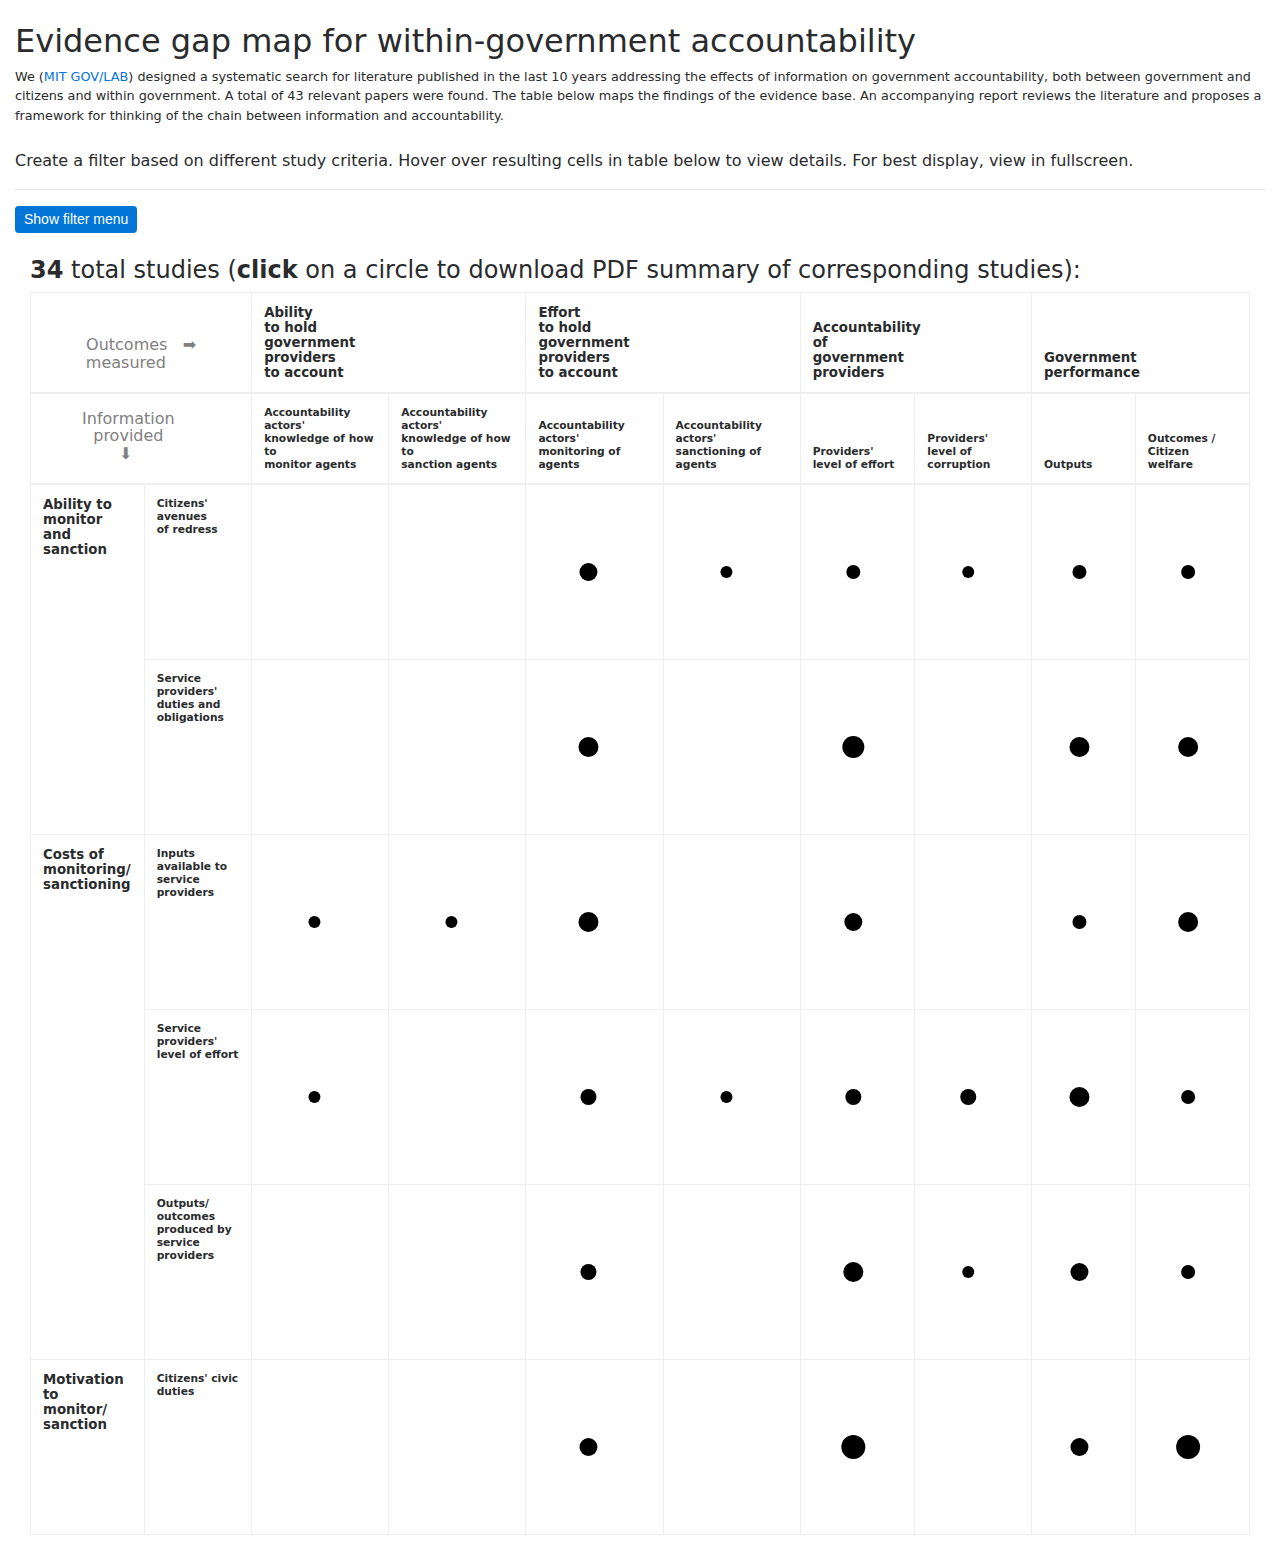
<file: index.html>
<html>
<head>
 <link rel="shortcut icon" type="image/x-icon" href="favicon.ico">
<title>Evidence gap map</title>

<script src="js/lib/d3-v4.min.js"></script>

<script src="js/lib/jquery-3.2.1.slim.min.js"></script>
<script src="js/lib/tether-1.4.0.min.js"></script>

<script src="js/lib/bootstrap-4.min.js"></script>
<link rel="stylesheet" href="css/bootstrap.v4.min.css">

<script src="js/lib/d3.tip.v0.6.3.js"></script>
<script src="js/viz.js"></script>

<link rel="stylesheet" href="css/main.css">


</head>

<body>


  <div class="container-fluid" style="overflow:hidden;">
    <br>
    <h2>Evidence gap map for within-government accountability</h2>

        <small>
        We (<a href="http://www.mitgovlab.org" target="_blank">MIT GOV/LAB</a>) designed a 
        systematic search for literature published in the last 10 years addressing 
        the effects of information on government accountability, both between 
        government and citizens and within government. A total of 43 relevant papers 
        were found. The table below maps the findings of the evidence base. An 
        accompanying report reviews the literature and proposes a framework for 
        thinking of the chain between information and accountability.
        </small>

    <br><br>
    <p>Create a filter based on different study criteria. Hover over resulting cells in table below to view details. For best display, view in fullscreen.</p>


    <hr>


    <div class="container-fluid" style="overflow:hidden">

        <div class="row">
            <button class="btn btn-primary btn-sm" data-toggle="collapse" data-target="#formContainer" id="showFormBtn">Show filter menu</button>
        </div>
        <br>

        <div class="jumbotron collapse" id="formContainer" style="line-height: 1;">

        <form id="updateForm" onsubmit="return updateTable();">
      
            <div class="form-group row" style="margin-top:-30px;">
                <div class="form-group col-3">
                    <label class="mr-sm-2" for="region"><b>Region</b></label>
                    <select class="custom-select mb-3 mr-sm-3 mb-sm-1" style="height:30px;" id="region">
                        <option selected>Any</option>
                    </select>
                </div>
                <div class="form-group col-3">
                    <label class="mr-sm-2" for="region"><b>Country</b></label>
                    <select class="custom-select mb-3 mr-sm-3 mb-sm-1" style="height:30px;" id="country">
                      <option selected>Any</option>
                    </select>
                </div>

            </div>

            <div class="row">

                <div class="col col-4">
                    <div class="form-group">
                            <label><b>Delivery mode</b></label><br>

                        <div class="form-check">
                            <label class="form-check-label">
                                <input type="checkbox" class="form-check-input" name="delivery_mode" id="optionsRadios1" value="0" checked>
                                    Any
                            </label>
                        </div>
                        <div class="form-check">
                            <label class="form-check-label">
                                <input type="checkbox" class="form-check-input" name="delivery_mode" id="optionsRadios2" value="2">
                                    Trainings
                            </label>
                        </div>
                        <div class="form-check">
                            <label class="form-check-label">
                                <input type="checkbox" class="form-check-input" name="delivery_mode" id="optionsRadios2" value="3">
                                    Media campaign
                            </label>
                        </div>
                        <div class="form-check">
                            <label class="form-check-label">
                                <input type="checkbox" class="form-check-input" name="delivery_mode" id="optionsRadios2" value="4">
                                    Pamphlets or letters
                            </label>
                        </div>
                        <div class="form-check">
                            <label class="form-check-label">
                                <input type="checkbox" class="form-check-input" name="delivery_mode" id="optionsRadios2" value="5">
                                    Other
                            </label>
                        </div>
                        <div class="form-check">
                            <label class="form-check-label">
                                <input type="checkbox" class="form-check-input" name="delivery_mode" id="optionsRadios2" value="6">
                                    FOIA
                            </label>
                        </div>
                    </div>
                </div>

                <div class="col col-4">
                    <div class="form-group">
                            
                        <label><b>Sector</b></label><br>

                        <div class="form-check">
                            <label class="form-check-label">
                                <input type="checkbox" class="form-check-input" name="sector" id="optionsRadios1" value="0" checked>
                                    Any
                            </label>
                        </div>
                        <div class="form-check">
                            <label class="form-check-label">
                                <input type="checkbox" class="form-check-input" name="sector" id="optionsRadios2" value="2">
                                    Education
                            </label>
                        </div>
                        <div class="form-check">
                            <label class="form-check-label">
                                <input type="checkbox" class="form-check-input" name="sector" id="optionsRadios3" value="3">
                                    Health
                            </label>
                        </div>
                        <div class="form-check">
                            <label class="form-check-label">
                                <input type="checkbox" class="form-check-input" name="sector" id="optionsRadios4" value="4">
                                    Entitlements
                            </label>
                        </div>
                        <div class="form-check">
                            <label class="form-check-label">
                                <input type="checkbox" class="form-check-input" name="sector" id="optionsRadios5" value="5">
                                    Other
                            </label>
                        </div>
                    </div>
                </div>

            </div>


            <div class="row">
                <div class="col col-4">
                    <div class="form-group">
                        <div class="row">
                            <label><b>What research methodology was employed?</b></label><br>
                        </div>
                        <div class="form-check">
                          <label class="form-check-label">
                            <input type="checkbox" class="form-check-input" name="methodology" id="optionsRadios1" value="0" checked>
                                Any
                          </label>
                        </div>
                        <div class="form-check">
                            <label class="form-check-label">
                                <input type="checkbox" class="form-check-input" name="methodology" id="optionsRadios2" value="1">
                                    Experimental
                            </label>
                        </div>
                        <div class="form-check">
                            <label class="form-check-label">
                                <input type="checkbox" class="form-check-input" name="methodology" id="optionsRadios2" value="2">
                                    Quasi experimental (SOO)
                            </label>
                        </div>
                        <div class="form-check">
                            <label class="form-check-label">
                                <input type="checkbox" class="form-check-input" name="methodology" id="optionsRadios2" value="3">
                                    Quasi experimental (FE)
                            </label>
                        </div>
                        <div class="form-check">
                            <label class="form-check-label">
                                <input type="checkbox" class="form-check-input" name="methodology" id="optionsRadios2" value="4">
                                    Quasi experimental (DiD)
                            </label>
                        </div>
                        <div class="form-check">
                            <label class="form-check-label">
                                <input type="checkbox" class="form-check-input" name="methodology" id="optionsRadios2" value="5">
                                    Quasi experimental (RDD)
                            </label>
                        </div>
                        <div class="form-check">
                            <label class="form-check-label">
                                <input type="checkbox" class="form-check-input" name="methodology" id="optionsRadios2" value="6">
                                    Quasi experimental (IV)
                            </label>
                        </div>
                        <div class="form-check">
                            <label class="form-check-label">
                                <input type="checkbox" class="form-check-input" name="methodology" id="optionsRadios2" value="7">
                                    Correlational
                            </label>
                        </div>
                        <div class="form-check">
                            <label class="form-check-label">
                                <input type="checkbox" class="form-check-input" name="methodology" id="optionsRadios2" value="8">
                                    Qualitative case study
                            </label>
                        </div>
                    </div>
                </div>

                <div class="col col-4">
                    <div class="form-group">
                        <div class="row">
                            <label><b>What level of government is addressed?</b></label><br>
                        </div>
                        <div class="form-check">
                            <label class="form-check-label">
                                <input type="checkbox" class="form-check-input" name="government_level" id="optionsRadios1" value="0" checked>
                                    Any
                            </label>
                        </div>
                        <div class="form-check">
                            <label class="form-check-label">
                                <input type="checkbox" class="form-check-input" name="government_level" id="optionsRadios1" value="1">
                                    National
                            </label>
                        </div>
                        <div class="form-check">
                            <label class="form-check-label">
                                <input type="checkbox" class="form-check-input" name="government_level" id="optionsRadios2" value="2">
                                    Intermediate (state, provincial, etc.)
                            </label>
                        </div>
                        <div class="form-check">
                            <label class="form-check-label">
                                <input type="checkbox" class="form-check-input" name="government_level" id="optionsRadios3" value="3">
                                    Local
                            </label>
                        </div>
                    </div>
                </div>

                <div class="col col-4">
                    <div class="form-group">
                        <div class="row">
                            <label><b>Is the setting urban, rural, or peri-urban?</b></label><br>
                        </div>
                        <div class="form-check">
                            <label class="form-check-label">
                                <input type="checkbox" class="form-check-input" name="setting" id="optionsRadios1" value="0" checked>
                                    Any
                            </label>
                        </div>
                        <div class="form-check">
                            <label class="form-check-label">
                                <input type="checkbox" class="form-check-input" name="setting" id="optionsRadios1" value="1">
                                    Urban
                            </label>
                        </div>
                        <div class="form-check">
                            <label class="form-check-label">
                                <input type="checkbox" class="form-check-input" name="setting" id="optionsRadios2" value="2">
                                    Rural
                            </label>
                        </div>
                        <div class="form-check">
                            <label class="form-check-label">
                                <input type="checkbox" class="form-check-input" name="setting" id="optionsRadios3" value="3">
                                    Peri-urban
                            </label>
                        </div>
                    </div>
                </div>

            </div>

            <div class="row">
                <div class="col col-4">
                    <div class="form-group">
                        <div class="row">
                            <label><b>Who is the principal?</b></label><br>
                        </div>
                        <div class="form-check">
                          <label class="form-check-label">
                            <input type="checkbox" class="form-check-input" name="principal" id="optionsRadios1" value="0" checked>
                                Any
                          </label>
                        </div>
                        <div class="form-check">
                            <label class="form-check-label">
                                <input type="checkbox" class="form-check-input" name="principal" id="optionsRadios2" value="1">
                                    Citizens
                            </label>
                        </div>
                        <div class="form-check">
                            <label class="form-check-label">
                                <input type="checkbox" class="form-check-input" name="principal" id="optionsRadios2" value="2">
                                    Politicians
                            </label>
                        </div>
                        <div class="form-check">
                            <label class="form-check-label">
                                <input type="checkbox" class="form-check-input" name="principal" id="optionsRadios2" value="3">
                                    Bureaucrats
                            </label>
                        </div>
                        <div class="form-check">
                            <label class="form-check-label">
                                <input type="checkbox" class="form-check-input" name="principal" id="optionsRadios2" value="4">
                                    Judicial body
                            </label>
                        </div>
                        <div class="form-check">
                            <label class="form-check-label">
                                <input type="checkbox" class="form-check-input" name="principal" id="optionsRadios2" value="5">
                                    Other
                            </label>
                        </div>
                    </div>
                </div>

                <div class="col col-4">
                    <div class="form-group">
                        <div class="row">
                            <label><b>Who are the agents?</b></label><br>
                        </div>
                        <div class="form-check">
                          <label class="form-check-label">
                            <input type="checkbox" class="form-check-input" name="agent" id="optionsRadios1" value="0" checked>
                                Any
                          </label>
                        </div>
                        <div class="form-check">
                            <label class="form-check-label">
                                <input type="checkbox" class="form-check-input" name="agent" id="optionsRadios2" value="1">
                                    Citizens
                            </label>
                        </div>
                        <div class="form-check">
                            <label class="form-check-label">
                                <input type="checkbox" class="form-check-input" name="agent" id="optionsRadios3" value="2">
                                    Politicians
                            </label>
                        </div>
                        <div class="form-check">
                            <label class="form-check-label">
                                <input type="checkbox" class="form-check-input" name="agent" id="optionsRadios4" value="3">
                                    Bureaucrats
                            </label>
                        </div>
                        <div class="form-check">
                            <label class="form-check-label">
                                <input type="checkbox" class="form-check-input" name="agent" id="optionsRadios5" value="4">
                                    Judicial body
                            </label>
                        </div>
                        <div class="form-check">
                            <label class="form-check-label">
                                <input type="checkbox" class="form-check-input" name="agent" id="optionsRadios6" value="5">
                                    Other
                            </label>
                        </div>
                    </div>
                </div>
            </div>


            <br>
            <div class="form-group row">
                <button type="submit" class="btn btn-info" id="updateButton">Update table</button>
            </div>

            <div class="alert alert-warning alert-dismissible fade show" role="alert" id="errorContainer">
              <button type="button" class="close" onclick="$('.alert').hide(1000)" aria-label="Close">
                <span aria-hidden="true">&times;</span>
              </button>
              <div id="errorText"></div>
            </div>


        </form>
    
    </div>

    </div>
    
    <div class="container-fluid">

    <div id="numStudies" class="text-secondary"></div>

    <table class="table table-bordered">
        <thead>
            <tr>
                <th colspan=2 style='color:grey; text-align:center'><h5><small>Outcomes &nbsp; &#10145;<br>measured &nbsp;&nbsp;&nbsp;&nbsp;&nbsp;</h5></small></th>
                <th colspan=2>
                    Ability<br>
                    to hold<br>
                    government<br>
                    providers<br>
                    to account</th>
                <th colspan=2>
                    Effort<br>
                    to hold<br> 
                    government<br>
                    providers<br>
                    to account
                </th>
                <th colspan=2>
                    Accountability<br>
                    of<br>
                    government<br>
                    providers</th>
                <th colspan=2>
                    Government<br>
                    performance
                </th>
            </tr>
            <tr>
                <th colspan=2 style='color:grey; text-align:center'><h5><small>Information&nbsp;&nbsp;&nbsp;&nbsp;&nbsp;<br>provided&nbsp;&nbsp;&nbsp;&nbsp;&nbsp;<br>&#11015; &nbsp;&nbsp;&nbsp;&nbsp;&nbsp; </small></h5></th>
                <th class="th_sub" id="know_monitor">
                    Accountability actors'<br> 
                    knowledge of how to<br> 
                    monitor agents
                </th>
                <th class="th_sub" id="know_sanction">
                    Accountability actors'<br> 
                    knowledge of how to<br> 
                    sanction agents
                </th>
                <th class="th_sub" id="effort_to_monitor">
                    Accountability actors'<br> 
                    monitoring of<br>agents
                </th>
                <th class="th_sub" id="effort_to_sanction">
                    Accountability actors'<br>
                    sanctioning of<br>
                    agents</th>
                <th class="th_sub" id="provider_effort">Providers' level of effort</th>
                <th class="th_sub" id="provider_corruption">Providers' level of corruption</th>
                <th class="th_sub" id="outputs">Outputs</th>
                <th class="th_sub" id="outcomes">Outcomes / Citizen welfare</th>
            </tr>
        </thead>
        <tbody>
            <tr  id="aa_avenues_of_redress">
                <th scope="row" rowspan=2>
                    Ability to<br>
                    monitor<br>
                    and sanction
                </th>
                <th scope="row" class="th_sub">
                    Citizens'<br>
                    avenues<br>
                    of redress
                </th>
                <td>  </td>
                <td>  </td>
                <td>  </td>
                <td>  </td>
                <td>  </td>
                <td>  </td>
                <td>  </td>
                <td>  </td>
            </tr>
            <tr  id="providers_duties">
                <th scope="row" class="th_sub">
                    Service<br>
                    providers'<br>
                    duties and <br>
                    obligations
                </th>
                <td>  </td>
                <td>  </td>
                <td>  </td>
                <td>  </td>
                <td>  </td>
                <td>  </td>
                <td>  </td>
                <td>  </td>
            </tr>
            <tr  id="provider_inputs">
                <th scope="row" rowspan=3>
                    Costs of<br>
                    monitoring/<br>
                    sanctioning
                </th>
                <th scope="row" rowspan=1  class="th_sub">
                    Inputs<br> 
                    available to<br>
                    service<br>
                    providers
                </th>
                <td>  </td>
                <td>  </td>
                <td>  </td>
                <td>  </td>
                <td>  </td>
                <td>  </td>
                <td>  </td>
                <td>  </td>
            </tr>
            <tr  id="provider_effortcorr">
                <th scope="row" rowspan=1  class="th_sub">Service providers' level of effort</th>
                <td>  </td>
                <td>  </td>
                <td>  </td>
                <td>  </td>
                <td>  </td>
                <td>  </td>
                <td>  </td>
                <td>  </td>
            </tr>
            <tr  id="provider_outputs">
                <th scope="row" rowspan=1  class="th_sub">
                    Outputs/<br>
                    outcomes<br> 
                    produced by service providers
                </th>
                <td>  </td>
                <td>  </td>
                <td>  </td>
                <td>  </td>
                <td>  </td>
                <td>  </td>
                <td>  </td>
                <td>  </td>
            </tr>
            <tr  id="aa_duties">
                <th scope="row" rowspan=1>
                    Motivation<br>
                    to<br> 
                    monitor/<br>
                    sanction
                </th>
                <th scope="row" rowspan=1  class="th_sub">Citizens' civic duties</th>
                <td>  </td>
                <td>  </td>
                <td>  </td>
                <td>  </td>
                <td>  </td>
                <td>  </td>
                <td>  </td>
                <td>  </td>
            </tr>
        </tbody>
    </table>

    </div>




  </div>


</body>
</html>
</file>
<file: css/main.css>
th {
    font-size: 10pt;
}

.th_sub {
    font-size: 8pt;
}

.form-group {
  font-size: 9pt;
}

.d3-tip {
  width: 200px;  
  line-height: 1;
  font-size: 8pt;
  padding: 12px;
  background: rgba(0, 0, 0, 0.85);
  color: #fff;
  border-radius: 5px;
}

.d3-tip h5 {
  font-size: 10pt;
}

/*.tooltip-inner {
    text-align: left;
}
*/

/* Creates a small triangle extender for the tooltip */
.d3-tip:after {
  box-sizing: border-box;
  display: inline;
  font-size: 8px;
  width: 100%;
  line-height: 1;
  content: "\25BC";
  color: rgba(0, 0, 0, 0.8);
  position: absolute;
  text-align: center;
}

/* Style northward tooltips differently */
.d3-tip.n:after {
  top: 100%;
  left: 55;
}
</file>
